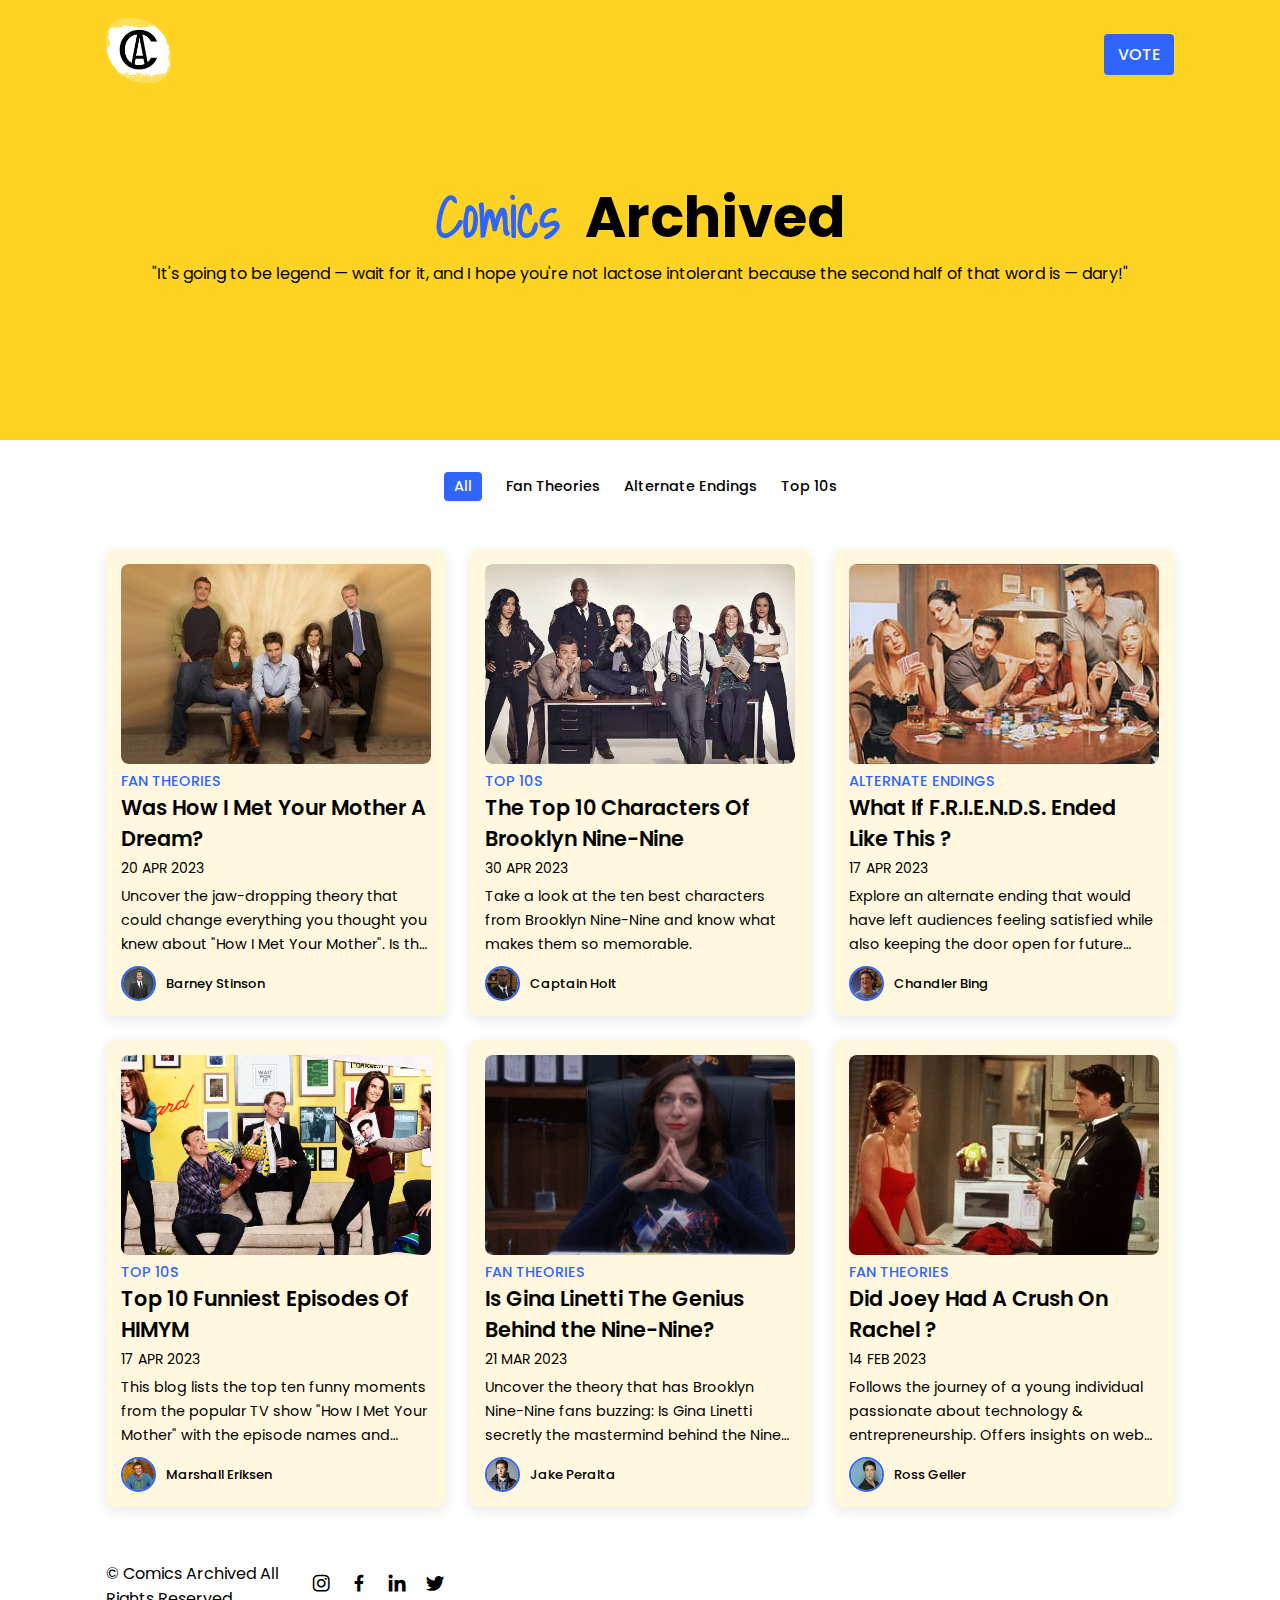
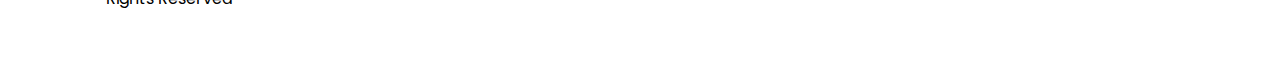
<file: index.html>
<!DOCTYPE html>
<html lang="en">
  <head>
    <meta charset="UTF-8" />
    <meta http-equiv="X-UA-Compatible" content="IE=edge" />
    <meta name="viewport" content="width=device-width, initial-scale=1.0" />
    <title>Comics Archived | Home</title>
    <!-- link to css -->
    <link rel="stylesheet" href="css/style.css" />
    <!-- box icons -->
    <link
      href="https://unpkg.com/boxicons@2.1.4/css/boxicons.min.css"
      rel="stylesheet"
    />
    <link rel="icon" type="image/x-icon" href="img/DIARIES (12).png" />
    <!-- Google tag (gtag.js) -->
<script async src="https://www.googletagmanager.com/gtag/js?id=G-MFC2BJT9WH"></script>
<script>
  window.dataLayer = window.dataLayer || [];
  function gtag(){dataLayer.push(arguments);}
  gtag('js', new Date());

  gtag('config', 'G-MFC2BJT9WH');
</script>
  </head>
  <body>
    <!-- header -->
    <header>
      <!-- Nav -->
      <div class="nav container">
        <!-- logo -->
        <a href="#" class="logo"><img src="img/DIARIES (12).png" alt="" /></a>
        <!-- login btn -->
        <a href="https://forms.gle/uiav29G5WgJN9iLm6" class="login">VOTE</a>
      </div>
    </header>
    <!-- home -->
    <section class="home" id="home">
      <div class="home-text container">
        <h2 class="home-title"><span>Comics </span>Archived</h2>
        <span class="home-subtitle"
          >"It's going to be legend — wait for it, and I hope you're not lactose intolerant because the second half of that word is — dary!"
        </span>
      </div>
    </section>
    <!-- post filter -->
    <div class="post-filter container">
      <span class="filter-item active-filter" data-filter="all">All</span>
      <span class="filter-item" data-filter="Theories">Fan Theories</span>
      <span class="filter-item" data-filter="AE">Alternate Endings</span>
      <span class="filter-item" data-filter="10">Top 10s</span>
      
    </div>
    <!-- post -->
    <section class="post container">
      <!--  post box 1-->
      <div class="post-box Theories">
        <a href="post-page.html">
          <img src="img/thumbbig-485316.webp" alt="" class="post-img"
        /></a>
        <h2 class=" category">Fan Theories</h2>
        <a href="post-page.html" class="post-title"
          > Was How I Met Your Mother A Dream?
        </a>
        <span class="post-date">20 APR 2023</span>
        <p class="post-description">
          Uncover the jaw-dropping theory that could change everything you thought you knew about "How I Met Your Mother". Is the entire show just a dream? Click here to find out!
        </p>
        <!-- profile -->
        <div class="profile">
          <img src="img/Rc0JG.webp" alt="" class="profile-img" />
          <span class="profile-name">Barney Stinson</span>
        </div>
      </div>
      <!--  post box 2-->
      <div class="post-box 10">
        <a href="b99.html">
          <img src="img/thumbbig-566191.webp" alt="" class="post-img"
        /></a>
        <h2 class="category">Top 10s</h2>
        <a href="b99.html" class="post-title"
          > The Top 10 Characters Of Brooklyn Nine-Nine
        </a>
        <span class="post-date">30 APR 2023</span>
        <p class="post-description">
          Take a look at the ten best characters from Brooklyn Nine-Nine and know what makes them so memorable.
        </p>
        <!-- profile -->
        <div class="profile">
          <img src="img/images.jpeg" alt="" class="profile-img" />
          <span class="profile-name">Captain Holt</span>
        </div>
      </div>
      <!--  post box 3-->
      <div class="post-box AE">
        <a href="A.E. Friends.html">
          <img src="img/HD-wallpaper-friends-tv-show-friends-tv-show-tv-shows-thumbnail.jpg" alt="" class="post-img"
        /></a>
        <h2 class="category">Alternate Endings</h2>
        <a href="A.E. Friends.html" class="post-title"
          > 
        
        </a>
        
        <a href="A.E. Friends.html" class="post-title"
          > What If F.R.I.E.N.D.S. Ended Like This ?
        </a>
        <span class="post-date">17 APR 2023</span>
        <p class="post-description">
          Explore an alternate ending that would have left audiences feeling satisfied while also keeping the door open for future reunions and adventures.
        </p>
        <!-- profile -->
        <div class="profile">
          <img src="img/download (3).jpeg" alt="" class="profile-img" />
          <span class="profile-name">Chandler Bing</span>
        </div>
      </div>
      <!--  post box 4-->
      <div class="post-box 10">
        <a href="funnyHIMYM.html">
          <img src="img/thumbbig-485340.webp" alt="" class="post-img"
        /></a>
        <h2 class="category">Top 10s</h2>
        <a href="funnyHIMYM.html" class="post-title"
          > Top 10 Funniest Episodes Of HIMYM
        </a>
        <span class="post-date">17 APR 2023</span>
        <p class="post-description">
          This blog lists the top ten funny moments from the popular TV show "How I Met Your Mother" with the episode names and numbers. The moments include classic scenes such as "The Pineapple Incident" and "Slapsgiving," as well as memorable musical numbers and running gags.
        </p>
        <!-- profile -->
        <div class="profile">
          <img src="img/download (8).jpeg" alt="" class="profile-img" />
          <span class="profile-name">Marshall Eriksen</span>
        </div>
      </div>
      <!--  post box 5-->
      <div class="post-box Theories">
        <a href="gina linetti.html">
          <img src="img/wp4270468.png" alt="" class="post-img"
        /></a>
        <h2 class="category"> Fan Theories</h2>
        <a href="gina linetti.html" class="post-title"
          >Is Gina Linetti The Genius Behind the Nine-Nine?
        </a>
        <span class="post-date">21 MAR 2023</span>
        <p class="post-description">
          Uncover the theory that has Brooklyn Nine-Nine fans buzzing: Is Gina Linetti secretly the mastermind behind the Nine-Nine? 
        </p>
        <!-- profile -->
        <div class="profile">
          <img src="img/download (5).jpeg" alt="" class="profile-img" />
          <span class="profile-name">Jake Peralta</span>
        </div>
      </div>
      <!--  post box 6-->
      <div class="post-box Theories">
        <a href="joey&rachel.html">
          <img src="img/Rachel-and-Joey-joey-and-rachel-753086_500_297.jpg" alt="" class="post-img"
        /></a>
        <h2 class="category">Fan Theories</h2>
        <a href="joey&rachel.html" class="post-title"
          > Did Joey Had A Crush On Rachel ?
        </a>
        <span class="post-date">14 FEB 2023</span>
        <p class="post-description">
          Follows the journey of a young individual passionate about technology & entrepreneurship. Offers insights on web development, his business and advice on balancing school and personal interests. 
        </p>
        <!-- profile -->
        <div class="profile">
          <img src="img/download (7).jpeg" alt="" class="profile-img" />
          <span class="profile-name">Ross Geller</span>
        </div>
      </div>
     
    <!-- footer -->
    <div class="footer container">
      <p>&#169; Comics Archived All Rights Reserved</p>
      <div class="social">
        <a href="https://www.instagram.com/adhiraj4real/" target="_blank"><i class="bx bxl-instagram"></i></a>
        <a href="https://www.facebook.com/adhiraj.tiwari.169" target="_blank"><i class="bx bxl-facebook"></i></a>
        <a href="https://www.linkedin.com/in/adhiraj4real/" target="_blank"><i class="bx bxl-linkedin"></i></a>
        <a href="https://twitter.com/adhiraj_xyz" target="_blank"><i class="bx bxl-twitter"></i></a>
      </div>
    </div>
    <!-- jquery -->
    <script
      src="https://code.jquery.com/jquery-3.6.4.js"
      integrity="sha256-a9jBBRygX1Bh5lt8GZjXDzyOB+bWve9EiO7tROUtj/E="
      crossorigin="anonymous"
    ></script>
    <!-- link to js -->
    <script src="js/main.js"></script>
  </body>
</html>
</file>
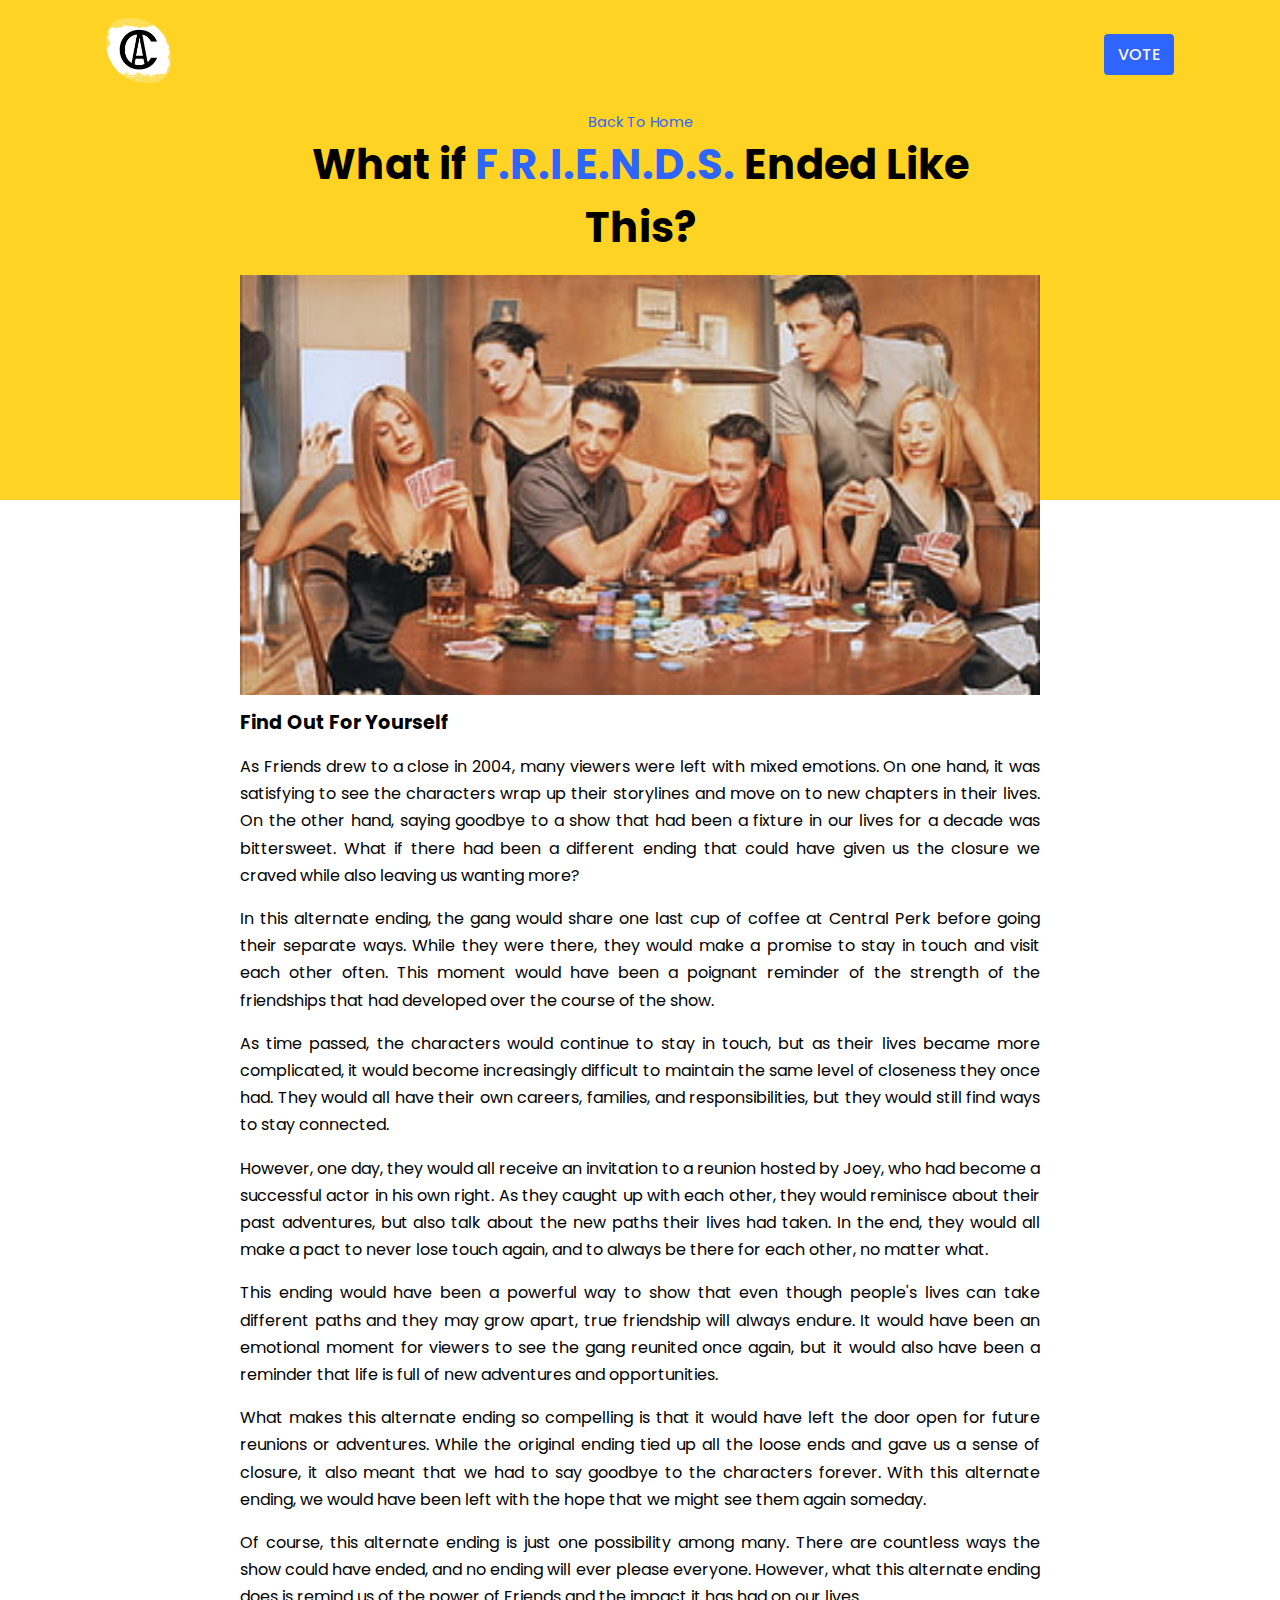
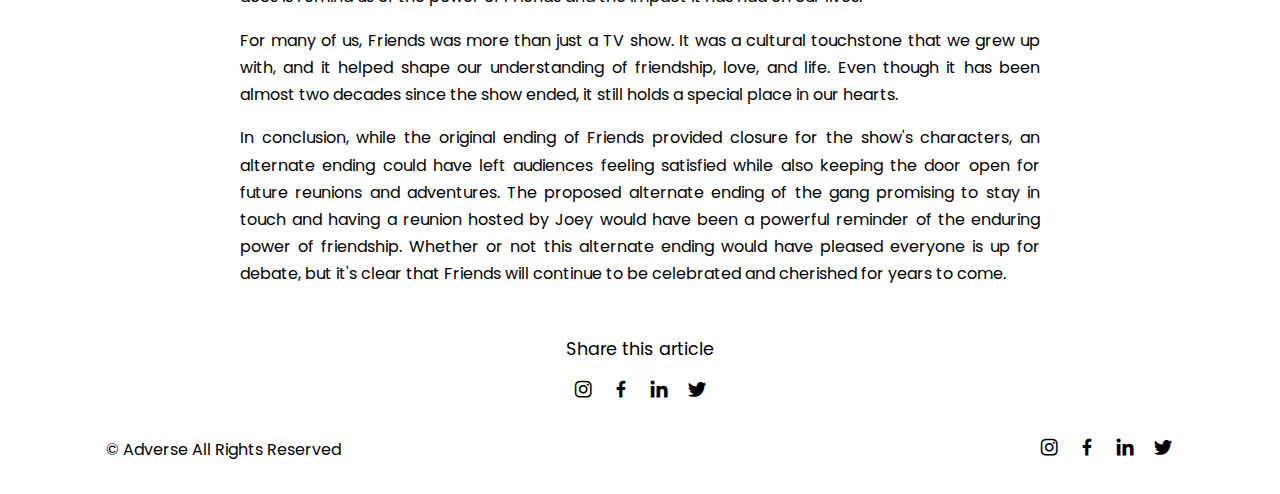
<file: A.E. Friends.html>
<!DOCTYPE html>
<html lang="en">
  <head>
    <meta charset="UTF-8" />
    <meta http-equiv="X-UA-Compatible" content="IE=edge" />
    <meta name="viewport" content="width=device-width, initial-scale=1.0" />
    <title> Comics Archived | F.R.I.E.N.D.S</title>
    <!-- link to css -->
    <link rel="stylesheet" href="css/style.css" />
    <!-- box icons -->
    <link
      href="https://unpkg.com/boxicons@2.1.4/css/boxicons.min.css"
      rel="stylesheet"
    />
    <link rel="icon" type="image/x-icon" href="img/DIARIES (12).png" />
    <!-- Google tag (gtag.js) -->
<script async src="https://www.googletagmanager.com/gtag/js?id=G-MFC2BJT9WH"></script>
<script>
  window.dataLayer = window.dataLayer || [];
  function gtag(){dataLayer.push(arguments);}
  gtag('js', new Date());

  gtag('config', 'G-MFC2BJT9WH');
</script>
  </head>
  <body>
    <!-- header -->
    <header>
      <!-- Nav -->
      <div class="nav container">
        <!-- logo -->
        <a href="index.html" class="logo"
          ><img src="img/DIARIES (12).png" alt="" srcset=""
        /></a>
        <!-- login btn -->
        <a href="https://forms.gle/uiav29G5WgJN9iLm6" class="login">VOTE</a>
      </div>
    </header>
    <!-- post content-->
    <section class="post-header">
      <div class="header-content post-container">
        <!-- back to home -->
        <a href="index.html" class="back-home">Back To Home</a>
        <!-- title -->
        <h1 class="header-title">What if <span> F.R.I.E.N.D.S.</span> Ended Like This?</h1>
        <!-- post image -->
        <img
          class="header-img"
          src="img/HD-wallpaper-friends-tv-show-friends-tv-show-tv-shows-thumbnail.jpg"
          alt=""
        />
      </div>
    </section>

    <!-- post -->
    <section class="post-content post-container">
      <h2 class="sub-heading">Find Out For Yourself</h2>
      <p class="post-text">
        As Friends drew to a close in 2004, many viewers were left with mixed emotions. On one hand, it was satisfying to see the characters wrap up their storylines and move on to new chapters in their lives. On the other hand, saying goodbye to a show that had been a fixture in our lives for a decade was bittersweet. What if there had been a different ending that could have given us the closure we craved while also leaving us wanting more?


      </p>
      <p class="post-text">
        In this alternate ending, the gang would share one last cup of coffee at Central Perk before going their separate ways. While they were there, they would make a promise to stay in touch and visit each other often. This moment would have been a poignant reminder of the strength of the friendships that had developed over the course of the show.
       
      </p>
      <p class="post-text">
        As time passed, the characters would continue to stay in touch, but as their lives became more complicated, it would become increasingly difficult to maintain the same level of closeness they once had. They would all have their own careers, families, and responsibilities, but they would still find ways to stay connected.
      </p>
      <p class="post-text">
        However, one day, they would all receive an invitation to a reunion hosted by Joey, who had become a successful actor in his own right. As they caught up with each other, they would reminisce about their past adventures, but also talk about the new paths their lives had taken. In the end, they would all make a pact to never lose touch again, and to always be there for each other, no matter what.
      </p>

      <p class="post-text">
        This ending would have been a powerful way to show that even though people's lives can take different paths and they may grow apart, true friendship will always endure. It would have been an emotional moment for viewers to see the gang reunited once again, but it would also have been a reminder that life is full of new adventures and opportunities.
      </p>
      <p class="post-text">
       What makes this alternate ending so compelling is that it would have left the door open for future reunions or adventures. While the original ending tied up all the loose ends and gave us a sense of closure, it also meant that we had to say goodbye to the characters forever. With this alternate ending, we would have been left with the hope that we might see them again someday.
      </p>
      <p class="post-text">
        Of course, this alternate ending is just one possibility among many. There are countless ways the show could have ended, and no ending will ever please everyone. However, what this alternate ending does is remind us of the power of Friends and the impact it has had on our lives.
      </p>
      <p class="post-text">
        For many of us, Friends was more than just a TV show. It was a cultural touchstone that we grew up with, and it helped shape our understanding of friendship, love, and life. Even though it has been almost two decades since the show ended, it still holds a special place in our hearts.
      </p>
      <p class="post-text">
        In conclusion, while the original ending of Friends provided closure for the show's characters, an alternate ending could have left audiences feeling satisfied while also keeping the door open for future reunions and adventures. The proposed alternate ending of the gang promising to stay in touch and having a reunion hosted by Joey would have been a powerful reminder of the enduring power of friendship. Whether or not this alternate ending would have pleased everyone is up for debate, but it's clear that Friends will continue to be celebrated and cherished for years to come.
      </p>
    </section>
    <!-- share -->
    <div class="share post-container">
      <span class="share-title">Share this article</span>
      <div class="social">
        <a href="#"><i class="bx bxl-instagram"></i></a>
        <a href="#"><i class="bx bxl-facebook"></i></a>
        <a href="#"><i class="bx bxl-linkedin"></i></a>
        <a href="#"><i class="bx bxl-twitter"></i></a>
      </div>
    </div>
    <!-- footer -->
    <div class="footer container">
      <p>&#169; Adverse All Rights Reserved</p>
      <div class="social">
        <a href="#"><i class="bx bxl-instagram"></i></a>
        <a href="#"><i class="bx bxl-facebook"></i></a>
        <a href="#"><i class="bx bxl-linkedin"></i></a>
        <a href="#"><i class="bx bxl-twitter"></i></a>
      </div>
    </div>
    <!-- jquery -->
    <script
      src="https://code.jquery.com/jquery-3.6.4.js"
      integrity="sha256-a9jBBRygX1Bh5lt8GZjXDzyOB+bWve9EiO7tROUtj/E="
      crossorigin="anonymous"
    ></script>
    <!-- link to js -->
    <script src="js/main.js"></script>
  </body>
</html>
</file>
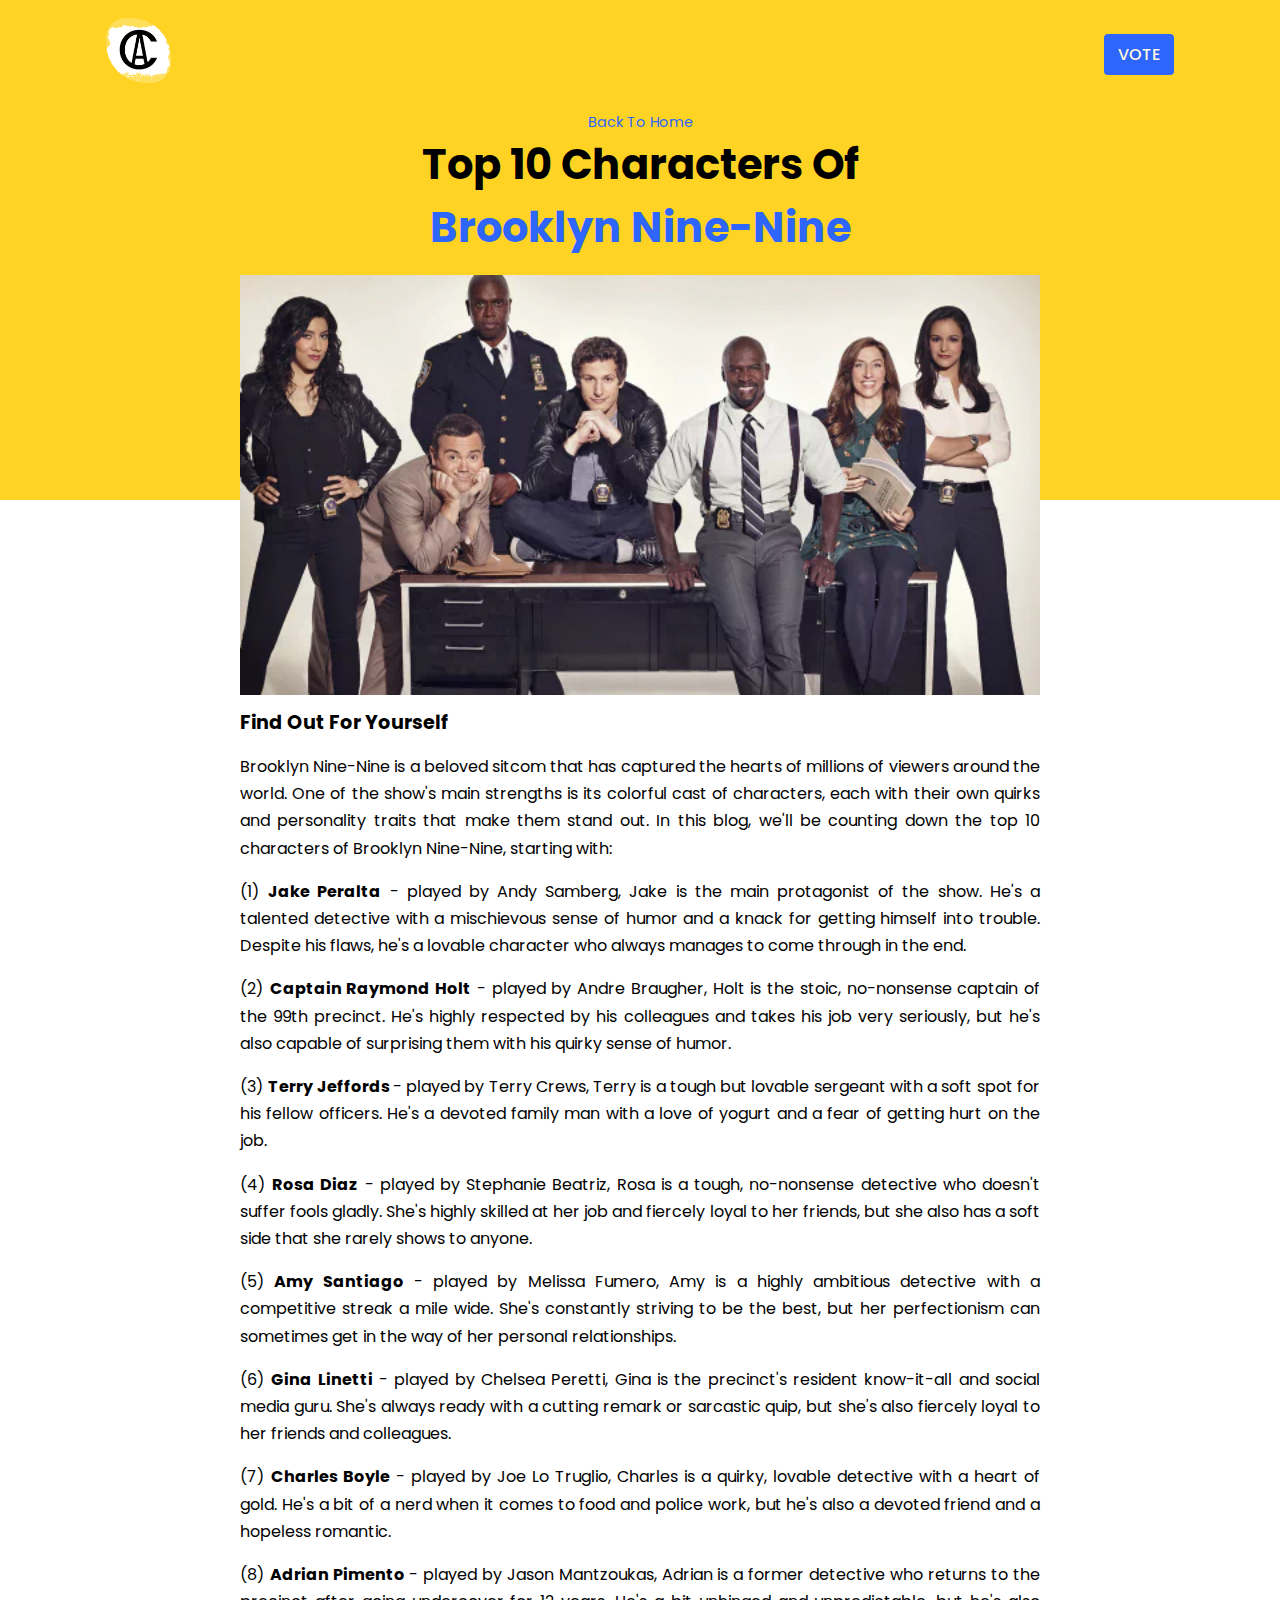
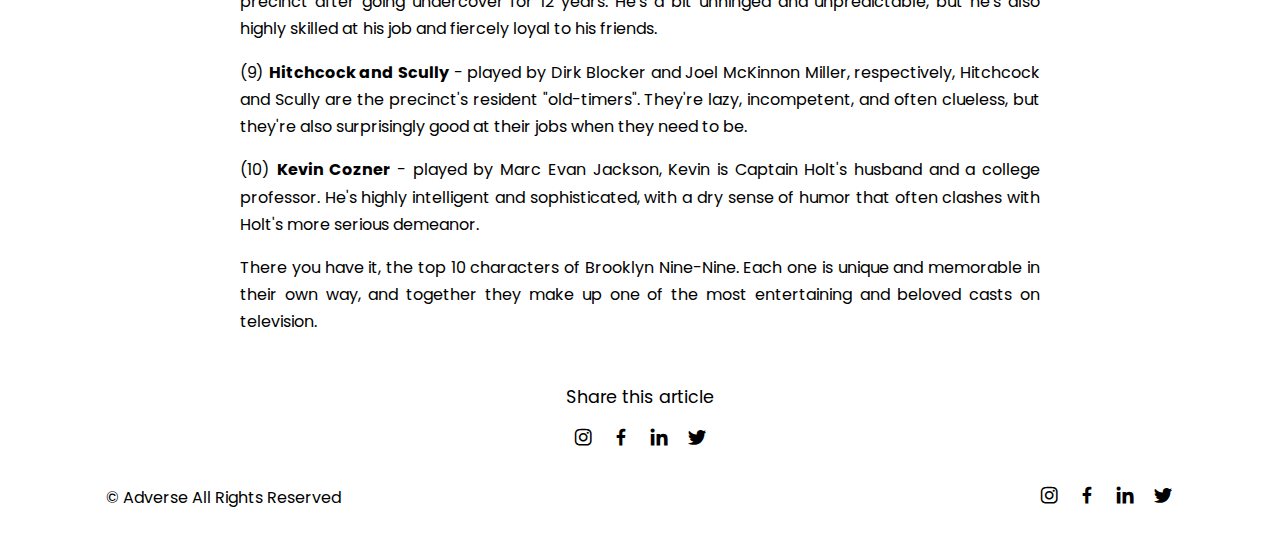
<file: b99.html>
<!DOCTYPE html>
<html lang="en">
  <head>
    <meta charset="UTF-8" />
    <meta http-equiv="X-UA-Compatible" content="IE=edge" />
    <meta name="viewport" content="width=device-width, initial-scale=1.0" />
    <title> Comics Archived | Brooklyn Nine-Nine</title>
    <!-- link to css -->
    <link rel="stylesheet" href="css/style.css" />
    <!-- box icons -->
    <link
      href="https://unpkg.com/boxicons@2.1.4/css/boxicons.min.css"
      rel="stylesheet"
    />
    <link rel="icon" type="image/x-icon" href="img/DIARIES (12).png" />
    <!-- Google tag (gtag.js) -->
<script async src="https://www.googletagmanager.com/gtag/js?id=G-MFC2BJT9WH"></script>
<script>
  window.dataLayer = window.dataLayer || [];
  function gtag(){dataLayer.push(arguments);}
  gtag('js', new Date());

  gtag('config', 'G-MFC2BJT9WH');
</script>
  </head>
  <body>
    <!-- header -->
    <header>
      <!-- Nav -->
      <div class="nav container">
        <!-- logo -->
        <a href="index.html" class="logo"
          ><img src="img/DIARIES (12).png" alt="" srcset=""
        /></a>
        <!-- login btn -->
        <a href="https://forms.gle/uiav29G5WgJN9iLm6" class="login">VOTE</a>
      </div>
    </header>
    <!-- post content-->
    <section class="post-header">
      <div class="header-content post-container">
        <!-- back to home -->
        <a href="index.html" class="back-home">Back To Home</a>
        <!-- title -->
        <h1 class="header-title">Top 10 Characters Of <br> <span>Brooklyn Nine-Nine</span></h1>
        <!-- post image -->
        <img
          class="header-img"
          src="img/thumbbig-566191.webp"
          alt=""
        />
      </div>
    </section>

    <!-- post -->
    <section class="post-content post-container">
      <h2 class="sub-heading">Find Out For Yourself</h2>
      <p class="post-text">
        Brooklyn Nine-Nine is a beloved sitcom that has captured the hearts of millions of viewers around the world. One of the show's main strengths is its colorful cast of characters, each with their own quirks and personality traits that make them stand out. In this blog, we'll be counting down the top 10 characters of Brooklyn Nine-Nine, starting with:
      </p>
      <p class="post-text">
       (1) <b> Jake Peralta</b> - played by Andy Samberg, Jake is the main protagonist of the show. He's a talented detective with a mischievous sense of humor and a knack for getting himself into trouble. Despite his flaws, he's a lovable character who always manages to come through in the end.
      </p>
      <p class="post-text">
        (2) <b>Captain Raymond Holt</b> - played by Andre Braugher, Holt is the stoic, no-nonsense captain of the 99th precinct. He's highly respected by his colleagues and takes his job very seriously, but he's also capable of surprising them with his quirky sense of humor.
      </p>
      <p class="post-text">
        (3) <b>
          Terry Jeffords
        </b> - played by Terry Crews, Terry is a tough but lovable sergeant with a soft spot for his fellow officers. He's a devoted family man with a love of yogurt and a fear of getting hurt on the job.
      </p>

      <p class="post-text">
       (4) <b>Rosa Diaz</b> - played by Stephanie Beatriz, Rosa is a tough, no-nonsense detective who doesn't suffer fools gladly. She's highly skilled at her job and fiercely loyal to her friends, but she also has a soft side that she rarely shows to anyone.
      </p>
      <p class="post-text">
       (5)<b> Amy Santiago</b> - played by Melissa Fumero, Amy is a highly ambitious detective with a competitive streak a mile wide. She's constantly striving to be the best, but her perfectionism can sometimes get in the way of her personal relationships.
      </p>
      <p class="post-text">
       (6) <b>Gina Linetti</b> - played by Chelsea Peretti, Gina is the precinct's resident know-it-all and social media guru. She's always ready with a cutting remark or sarcastic quip, but she's also fiercely loyal to her friends and colleagues.
      </p>
      <p class="post-text">
       (7) <b>Charles Boyle</b> - played by Joe Lo Truglio, Charles is a quirky, lovable detective with a heart of gold. He's a bit of a nerd when it comes to food and police work, but he's also a devoted friend and a hopeless romantic.
      </p>
      <p class="post-text">
       (8) <b>Adrian Pimento </b> - played by Jason Mantzoukas, Adrian is a former detective who returns to the precinct after going undercover for 12 years. He's a bit unhinged and unpredictable, but he's also highly skilled at his job and fiercely loyal to his friends.
      </p>
      <p class="post-text">
       (9) <b>Hitchcock and Scully</b> - played by Dirk Blocker and Joel McKinnon Miller, respectively, Hitchcock and Scully are the precinct's resident "old-timers". They're lazy, incompetent, and often clueless, but they're also surprisingly good at their jobs when they need to be.
      </p>
      <p class="post-text">
       (10) <b>Kevin Cozner</b> - played by Marc Evan Jackson, Kevin is Captain Holt's husband and a college professor. He's highly intelligent and sophisticated, with a dry sense of humor that often clashes with Holt's more serious demeanor.
      </p>
      <p class="post-text">
        There you have it, the top 10 characters of Brooklyn Nine-Nine. Each one is unique and memorable in their own way, and together they make up one of the most entertaining and beloved casts on television.
      </p>
    </section>
    <!-- share -->
    <div class="share post-container">
      <span class="share-title">Share this article</span>
      <div class="social">
        <a href="#"><i class="bx bxl-instagram"></i></a>
        <a href="#"><i class="bx bxl-facebook"></i></a>
        <a href="#"><i class="bx bxl-linkedin"></i></a>
        <a href="#"><i class="bx bxl-twitter"></i></a>
      </div>
    </div>
    <!-- footer -->
    <div class="footer container">
      <p>&#169; Adverse All Rights Reserved</p>
      <div class="social">
        <a href="#"><i class="bx bxl-instagram"></i></a>
        <a href="#"><i class="bx bxl-facebook"></i></a>
        <a href="#"><i class="bx bxl-linkedin"></i></a>
        <a href="#"><i class="bx bxl-twitter"></i></a>
      </div>
    </div>
    <!-- jquery -->
    <script
      src="https://code.jquery.com/jquery-3.6.4.js"
      integrity="sha256-a9jBBRygX1Bh5lt8GZjXDzyOB+bWve9EiO7tROUtj/E="
      crossorigin="anonymous"
    ></script>
    <!-- link to js -->
    <script src="js/main.js"></script>
  </body>
</html>
</file>
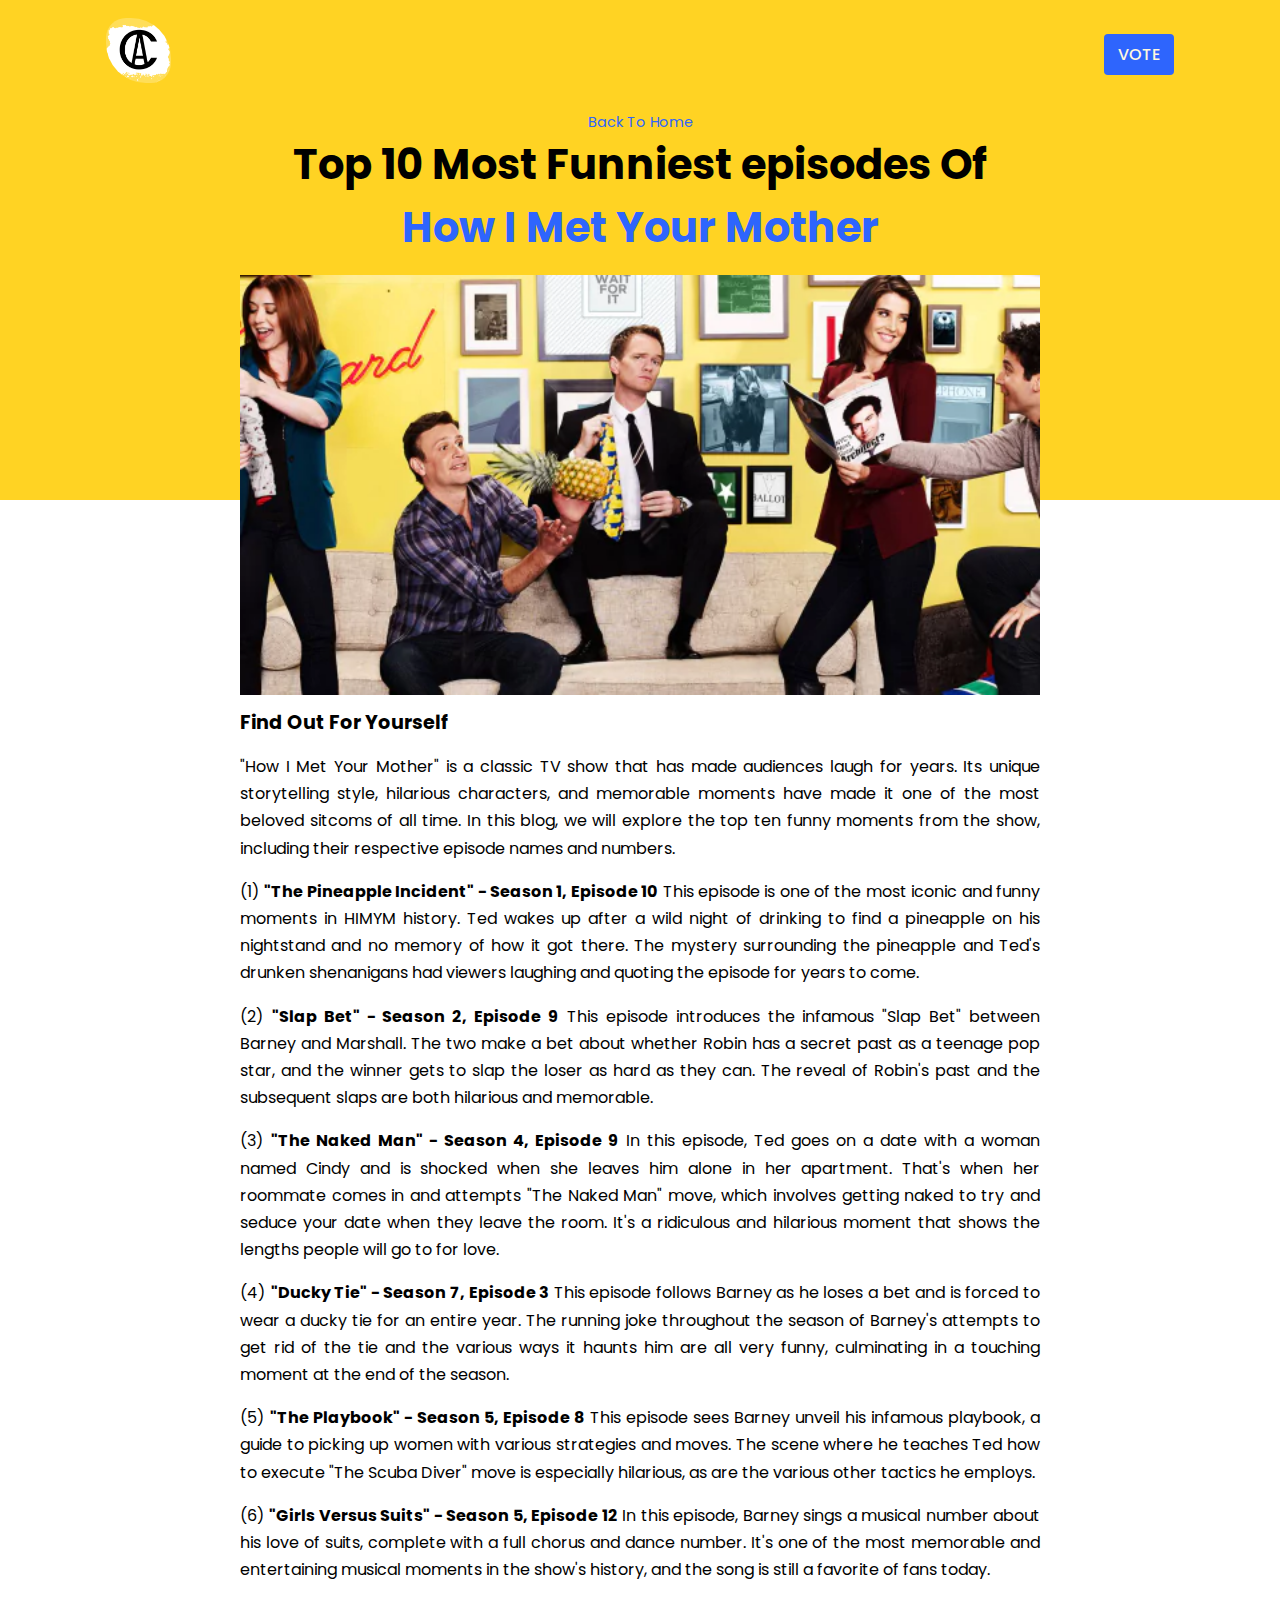
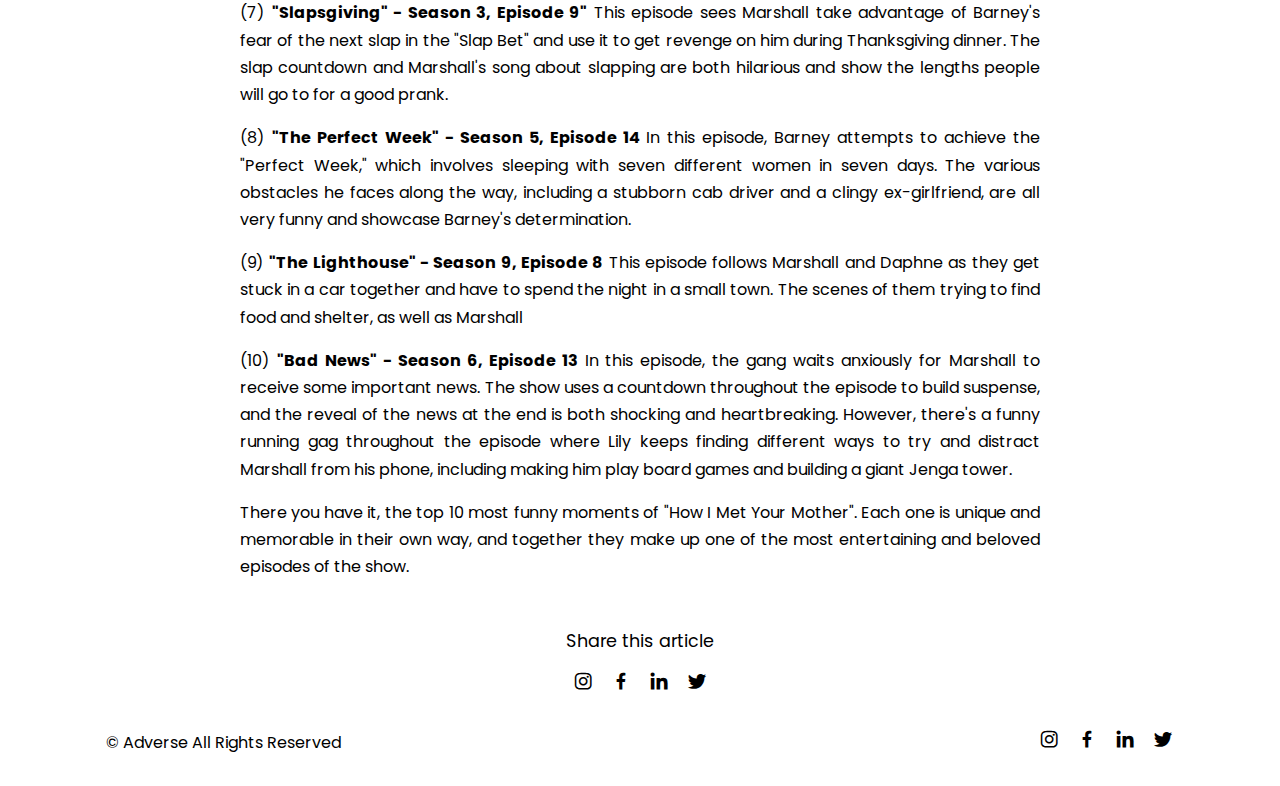
<file: funnyHIMYM.html>
<!DOCTYPE html>
<html lang="en">
  <head>
    <meta charset="UTF-8" />
    <meta http-equiv="X-UA-Compatible" content="IE=edge" />
    <meta name="viewport" content="width=device-width, initial-scale=1.0" />
    <title>Comics Archived | Funny Moments In HIMYM</title>
    <!-- link to css -->
    <link rel="stylesheet" href="css/style.css" />
    <!-- box icons -->
    <link
      href="https://unpkg.com/boxicons@2.1.4/css/boxicons.min.css"
      rel="stylesheet"
    />
    <link rel="icon" type="image/x-icon" href="img/DIARIES (12).png" />
    <!-- Google tag (gtag.js) -->
<script async src="https://www.googletagmanager.com/gtag/js?id=G-MFC2BJT9WH"></script>
<script>
  window.dataLayer = window.dataLayer || [];
  function gtag(){dataLayer.push(arguments);}
  gtag('js', new Date());

  gtag('config', 'G-MFC2BJT9WH');
</script>
  </head>
  <body>
    <!-- header -->
    <header>
      <!-- Nav -->
      <div class="nav container">
        <!-- logo -->
        <a href="index.html" class="logo"
          ><img src="img/DIARIES (12).png" alt="" srcset=""
        /></a>
        <!-- login btn -->
        <a href="https://forms.gle/uiav29G5WgJN9iLm6" class="login">VOTE</a>
      </div>
    </header>
    <!-- post content-->
    <section class="post-header">
      <div class="header-content post-container">
        <!-- back to home -->
        <a href="index.html" class="back-home">Back To Home</a>
        <!-- title -->
        <h1 class="header-title">
          Top 10 Most Funniest episodes Of <br /><span>How I Met Your Mother</span>
          
        </h1>
        <!-- post image -->
        <img class="header-img" src="img/thumbbig-485340.webp" alt="" />
      </div>
    </section>

    <!-- post -->
    <section class="post-content post-container">
      <h2 class="sub-heading">Find Out For Yourself</h2>
      <p class="post-text">
        "How I Met Your Mother" is a classic TV show that has made audiences
        laugh for years. Its unique storytelling style, hilarious characters,
        and memorable moments have made it one of the most beloved sitcoms of
        all time. In this blog, we will explore the top ten funny moments from
        the show, including their respective episode names and numbers.
      </p>
      <p class="post-text">
        (1) <b>"The Pineapple Incident" - Season 1, Episode 10</b>
        This episode is one of the most iconic and funny moments in HIMYM
        history. Ted wakes up after a wild night of drinking to find a pineapple
        on his nightstand and no memory of how it got there. The mystery
        surrounding the pineapple and Ted's drunken shenanigans had viewers
        laughing and quoting the episode for years to come.
      </p>
      <p class="post-text">
        (2) <b>"Slap Bet" - Season 2, Episode 9</b>
        This episode introduces the infamous "Slap Bet" between Barney and
        Marshall. The two make a bet about whether Robin has a secret past as a
        teenage pop star, and the winner gets to slap the loser as hard as they
        can. The reveal of Robin's past and the subsequent slaps are both
        hilarious and memorable.
      </p>
      <p class="post-text">
        (3) <b>"The Naked Man" - Season 4, Episode 9</b>
        In this episode, Ted goes on a date with a woman named Cindy and is
        shocked when she leaves him alone in her apartment. That's when her
        roommate comes in and attempts "The Naked Man" move, which involves
        getting naked to try and seduce your date when they leave the room. It's
        a ridiculous and hilarious moment that shows the lengths people will go
        to for love.
      </p>

      <p class="post-text">
        (4) <b>"Ducky Tie" - Season 7, Episode 3</b>
        This episode follows Barney as he loses a bet and is forced to wear a
        ducky tie for an entire year. The running joke throughout the season of
        Barney's attempts to get rid of the tie and the various ways it haunts
        him are all very funny, culminating in a touching moment at the end of
        the season.
      </p>
      <p class="post-text">
        (5) <b>"The Playbook" - Season 5, Episode 8</b>
        This episode sees Barney unveil his infamous playbook, a guide to
        picking up women with various strategies and moves. The scene where he
        teaches Ted how to execute "The Scuba Diver" move is especially
        hilarious, as are the various other tactics he employs.
      </p>
      <p class="post-text">
        (6) <b>"Girls Versus Suits" - Season 5, Episode 12</b>
        In this episode, Barney sings a musical number about his love of suits,
        complete with a full chorus and dance number. It's one of the most
        memorable and entertaining musical moments in the show's history, and
        the song is still a favorite of fans today.
      </p>
      <p class="post-text">
        (7) <b>"Slapsgiving" - Season 3, Episode 9"</b>
        This episode sees Marshall take advantage of Barney's fear of the next
        slap in the "Slap Bet" and use it to get revenge on him during
        Thanksgiving dinner. The slap countdown and Marshall's song about
        slapping are both hilarious and show the lengths people will go to for a
        good prank.
      </p>
      <p class="post-text">
        (8) <b>"The Perfect Week" - Season 5, Episode 14</b>
        In this episode, Barney attempts to achieve the "Perfect Week," which
        involves sleeping with seven different women in seven days. The various
        obstacles he faces along the way, including a stubborn cab driver and a
        clingy ex-girlfriend, are all very funny and showcase Barney's
        determination.
      </p>
      <p class="post-text">
        (9) <b>"The Lighthouse" - Season 9, Episode 8</b>
        This episode follows Marshall and Daphne as they get stuck in a car
        together and have to spend the night in a small town. The scenes of them
        trying to find food and shelter, as well as Marshall
      </p>
      <p class="post-text">
        (10) <b>"Bad News" - Season 6, Episode 13</b>
        In this episode, the gang waits anxiously for Marshall to receive some important news. The show uses a countdown throughout the episode to build suspense, and the reveal of the news at the end is both shocking and heartbreaking. However, there's a funny running gag throughout the episode where Lily keeps finding different ways to try and distract Marshall from his phone, including making him play board games and building a giant Jenga tower.
      </p>

      <p class="post-text">
        There you have it, the top 10 most funny moments of "How I Met Your
        Mother". Each one is unique and memorable in their own way, and together
        they make up one of the most entertaining and beloved episodes of the
        show.
      </p>
    </section>
    <!-- share -->
    <div class="share post-container">
      <span class="share-title">Share this article</span>
      <div class="social">
        <a href="#"><i class="bx bxl-instagram"></i></a>
        <a href="#"><i class="bx bxl-facebook"></i></a>
        <a href="#"><i class="bx bxl-linkedin"></i></a>
        <a href="#"><i class="bx bxl-twitter"></i></a>
      </div>
    </div>
    <!-- footer -->
    <div class="footer container">
      <p>&#169; Adverse All Rights Reserved</p>
      <div class="social">
        <a href="#"><i class="bx bxl-instagram"></i></a>
        <a href="#"><i class="bx bxl-facebook"></i></a>
        <a href="#"><i class="bx bxl-linkedin"></i></a>
        <a href="#"><i class="bx bxl-twitter"></i></a>
      </div>
    </div>
    <!-- jquery -->
    <script
      src="https://code.jquery.com/jquery-3.6.4.js"
      integrity="sha256-a9jBBRygX1Bh5lt8GZjXDzyOB+bWve9EiO7tROUtj/E="
      crossorigin="anonymous"
    ></script>
    <!-- link to js -->
    <script src="js/main.js"></script>
  </body>
</html>
</file>
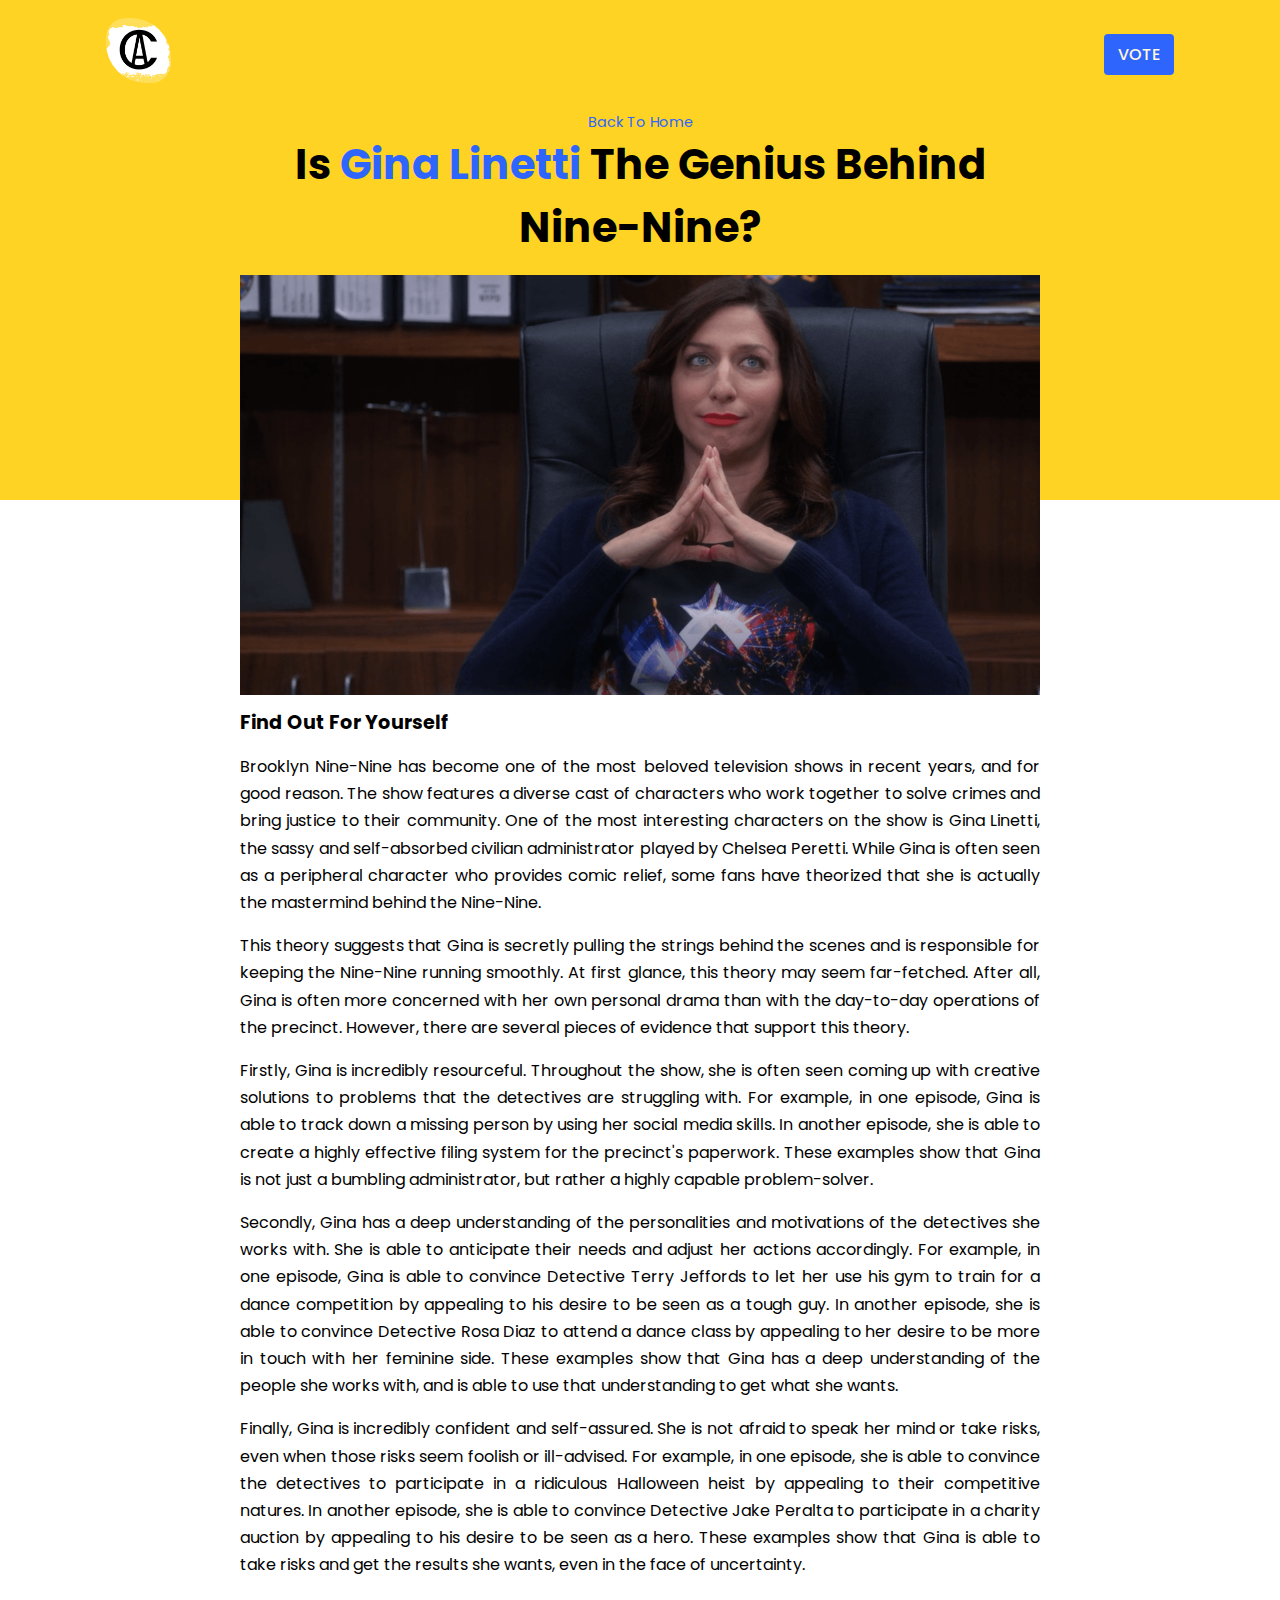
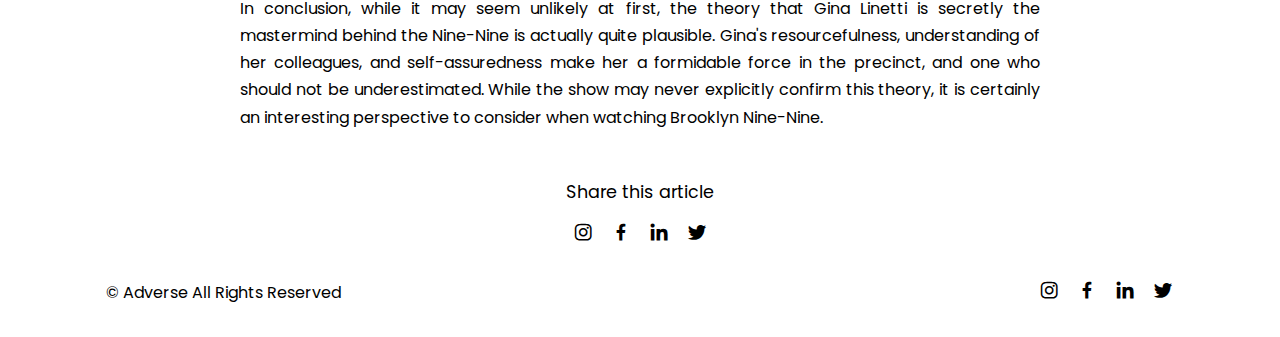
<file: gina linetti.html>
<!DOCTYPE html>
<html lang="en">
  <head>
    <meta charset="UTF-8" />
    <meta http-equiv="X-UA-Compatible" content="IE=edge" />
    <meta name="viewport" content="width=device-width, initial-scale=1.0" />
    <title> Comics Archived | Mastermind behind Nine-Nine</title>
    <!-- link to css -->
    <link rel="stylesheet" href="css/style.css" />
    <!-- box icons -->
    <link
      href="https://unpkg.com/boxicons@2.1.4/css/boxicons.min.css"
      rel="stylesheet"
    />
    <link rel="icon" type="image/x-icon" href="img/DIARIES (12).png" />
    <!-- Google tag (gtag.js) -->
<script async src="https://www.googletagmanager.com/gtag/js?id=G-MFC2BJT9WH"></script>
<script>
  window.dataLayer = window.dataLayer || [];
  function gtag(){dataLayer.push(arguments);}
  gtag('js', new Date());

  gtag('config', 'G-MFC2BJT9WH');
</script>
  </head>
  <body>
    <!-- header -->
    <header>
      <!-- Nav -->
      <div class="nav container">
        <!-- logo -->
        <a href="index.html" class="logo"
          ><img src="img/DIARIES (12).png" alt="" srcset=""
        /></a>
        <!-- login btn -->
        <a href="https://forms.gle/uiav29G5WgJN9iLm6" class="login">VOTE</a>
      </div>
    </header>
    <!-- post content-->
    <section class="post-header">
      <div class="header-content post-container">
        <!-- back to home -->
        <a href="index.html" class="back-home">Back To Home</a>
        <!-- title -->
        <h1 class="header-title">Is <span>Gina Linetti </span>The Genius Behind Nine-Nine? </h1>
        <!-- post image -->
        <img
          class="header-img"
          src="img/wp4270468.png"
          alt=""
        />
      </div>
    </section>

    <!-- post -->
    <section class="post-content post-container">
      <h2 class="sub-heading">Find Out For Yourself</h2>
      <p class="post-text">
        Brooklyn Nine-Nine has become one of the most beloved television shows in recent years, and for good reason. The show features a diverse cast of characters who work together to solve crimes and bring justice to their community. One of the most interesting characters on the show is Gina Linetti, the sassy and self-absorbed civilian administrator played by Chelsea Peretti. While Gina is often seen as a peripheral character who provides comic relief, some fans have theorized that she is actually the mastermind behind the Nine-Nine.
      </p>
      <p class="post-text">
        This theory suggests that Gina is secretly pulling the strings behind the scenes and is responsible for keeping the Nine-Nine running smoothly. At first glance, this theory may seem far-fetched. After all, Gina is often more concerned with her own personal drama than with the day-to-day operations of the precinct. However, there are several pieces of evidence that support this theory.
      </p>
      <p class="post-text">
        Firstly, Gina is incredibly resourceful. Throughout the show, she is often seen coming up with creative solutions to problems that the detectives are struggling with. For example, in one episode, Gina is able to track down a missing person by using her social media skills. In another episode, she is able to create a highly effective filing system for the precinct's paperwork. These examples show that Gina is not just a bumbling administrator, but rather a highly capable problem-solver.
      </p>
      <p class="post-text">
        Secondly, Gina has a deep understanding of the personalities and motivations of the detectives she works with. She is able to anticipate their needs and adjust her actions accordingly. For example, in one episode, Gina is able to convince Detective Terry Jeffords to let her use his gym to train for a dance competition by appealing to his desire to be seen as a tough guy. In another episode, she is able to convince Detective Rosa Diaz to attend a dance class by appealing to her desire to be more in touch with her feminine side. These examples show that Gina has a deep understanding of the people she works with, and is able to use that understanding to get what she wants.
      </p>

      <p class="post-text">
        Finally, Gina is incredibly confident and self-assured. She is not afraid to speak her mind or take risks, even when those risks seem foolish or ill-advised. For example, in one episode, she is able to convince the detectives to participate in a ridiculous Halloween heist by appealing to their competitive natures. In another episode, she is able to convince Detective Jake Peralta to participate in a charity auction by appealing to his desire to be seen as a hero. These examples show that Gina is able to take risks and get the results she wants, even in the face of uncertainty.
      </p>
      <p class="post-text">
        In conclusion, while it may seem unlikely at first, the theory that Gina Linetti is secretly the mastermind behind the Nine-Nine is actually quite plausible. Gina's resourcefulness, understanding of her colleagues, and self-assuredness make her a formidable force in the precinct, and one who should not be underestimated. While the show may never explicitly confirm this theory, it is certainly an interesting perspective to consider when watching Brooklyn Nine-Nine.
      </p>
    </section>
    <!-- share -->
    <div class="share post-container">
      <span class="share-title">Share this article</span>
      <div class="social">
        <a href="#"><i class="bx bxl-instagram"></i></a>
        <a href="#"><i class="bx bxl-facebook"></i></a>
        <a href="#"><i class="bx bxl-linkedin"></i></a>
        <a href="#"><i class="bx bxl-twitter"></i></a>
      </div>
    </div>
    <!-- footer -->
    <div class="footer container">
      <p>&#169; Adverse All Rights Reserved</p>
      <div class="social">
        <a href="#"><i class="bx bxl-instagram"></i></a>
        <a href="#"><i class="bx bxl-facebook"></i></a>
        <a href="#"><i class="bx bxl-linkedin"></i></a>
        <a href="#"><i class="bx bxl-twitter"></i></a>
      </div>
    </div>
    <!-- jquery -->
    <script
      src="https://code.jquery.com/jquery-3.6.4.js"
      integrity="sha256-a9jBBRygX1Bh5lt8GZjXDzyOB+bWve9EiO7tROUtj/E="
      crossorigin="anonymous"
    ></script>
    <!-- link to js -->
    <script src="js/main.js"></script>
  </body>
</html>
</file>
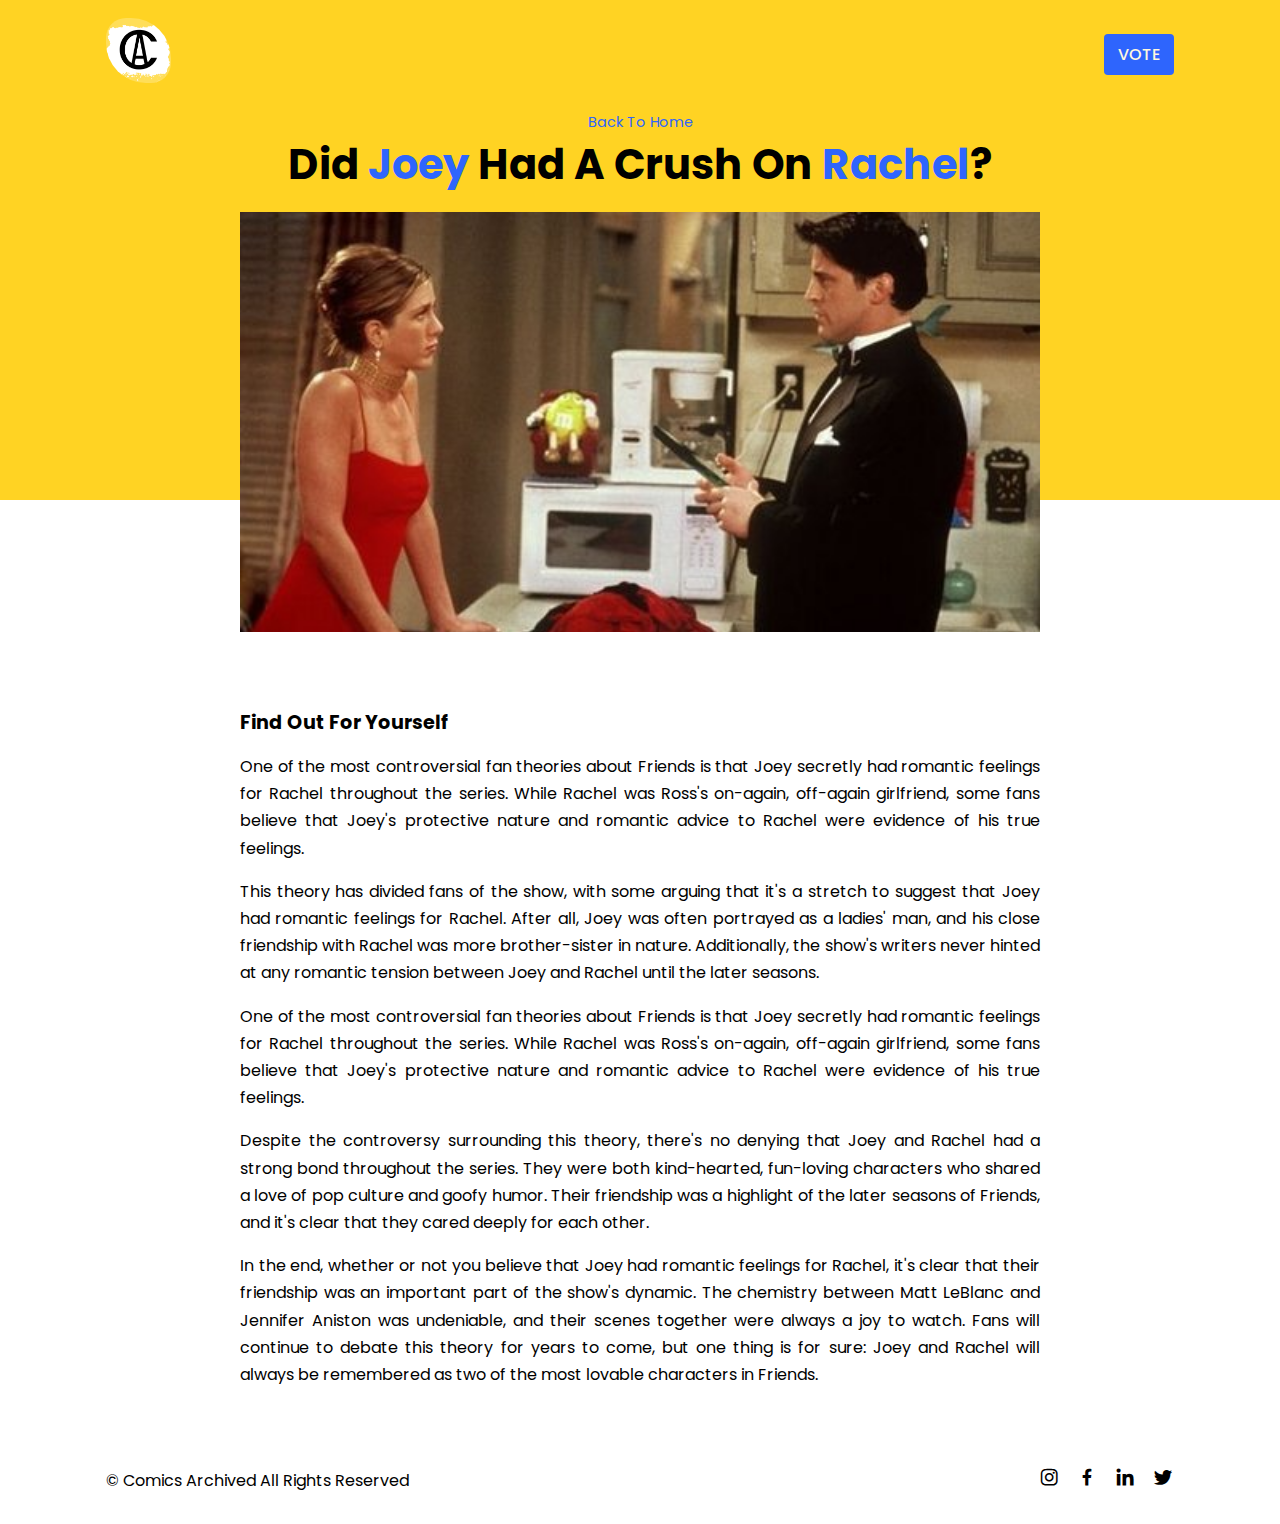
<file: joey&rachel.html>
<!DOCTYPE html>
<html lang="en">
  <head>
    <meta charset="UTF-8" />
    <meta http-equiv="X-UA-Compatible" content="IE=edge" />
    <meta name="viewport" content="width=device-width, initial-scale=1.0" />
    <title> Comics Archived | Joey And Rachel</title>
    <!-- link to css -->
    <link rel="stylesheet" href="css/style.css" />
    <!-- box icons -->
    <link
      href="https://unpkg.com/boxicons@2.1.4/css/boxicons.min.css"
      rel="stylesheet"
    />
    <link rel="icon" type="image/x-icon" href="img/DIARIES (12).png" />
    <!-- Google tag (gtag.js) -->
<script async src="https://www.googletagmanager.com/gtag/js?id=G-MFC2BJT9WH"></script>
<script>
  window.dataLayer = window.dataLayer || [];
  function gtag(){dataLayer.push(arguments);}
  gtag('js', new Date());

  gtag('config', 'G-MFC2BJT9WH');
</script>
  </head>
  <body>
    <!-- header -->
    <header>
      <!-- Nav -->
      <div class="nav container">
        <!-- logo -->
        <a href="index.html" class="logo"
          ><img src="img/DIARIES (12).png" alt="" srcset=""
        /></a>
        <!-- login btn -->
        <a href="https://forms.gle/uiav29G5WgJN9iLm6" class="login">VOTE</a>
      </div>
    </header>
    <!-- post content-->
    <section class="post-header">
      <div class="header-content post-container">
        <!-- back to home -->
        <a href="index.html" class="back-home">Back To Home</a>
        <!-- title -->
        <h1 class="header-title">Did <span>Joey</span> Had A Crush On <span>Rachel</span>?</h1>
        <!-- post image -->
        <img
          class="header-img"
          src="img/Rachel-and-Joey-joey-and-rachel-753086_500_297.jpg"
          alt=""
        />
      </div>
    </section>

    <!-- post -->
    <section class="post-content post-container">
      <h2 class="sub-heading">Find Out For Yourself</h2>
      <p class="post-text">
        One of the most controversial fan theories about Friends is that Joey secretly had romantic feelings for Rachel throughout the series. While Rachel was Ross's on-again, off-again girlfriend, some fans believe that Joey's protective nature and romantic advice to Rachel were evidence of his true feelings.


      </p>
      <p class="post-text">
       This theory has divided fans of the show, with some arguing that it's a stretch to suggest that Joey had romantic feelings for Rachel. After all, Joey was often portrayed as a ladies' man, and his close friendship with Rachel was more brother-sister in nature. Additionally, the show's writers never hinted at any romantic tension between Joey and Rachel until the later seasons.
      </p>
      <p class="post-text">
        One of the most controversial fan theories about Friends is that Joey secretly had romantic feelings for Rachel throughout the series. While Rachel was Ross's on-again, off-again girlfriend, some fans believe that Joey's protective nature and romantic advice to Rachel were evidence of his true feelings.


      </p>
      <p class="post-text">
        Despite the controversy surrounding this theory, there's no denying that Joey and Rachel had a strong bond throughout the series. They were both kind-hearted, fun-loving characters who shared a love of pop culture and goofy humor. Their friendship was a highlight of the later seasons of Friends, and it's clear that they cared deeply for each other.
      </p>

      <p class="post-text">
        In the end, whether or not you believe that Joey had romantic feelings for Rachel, it's clear that their friendship was an important part of the show's dynamic. The chemistry between Matt LeBlanc and Jennifer Aniston was undeniable, and their scenes together were always a joy to watch. Fans will continue to debate this theory for years to come, but one thing is for sure: Joey and Rachel will always be remembered as two of the most lovable characters in Friends.
      </p>
      
      
    </section>
  
    <!-- footer -->
    <div class="footer container">
      <p>&#169; Comics Archived All Rights Reserved</p>
      <div class="social">
        <a href="#"><i class="bx bxl-instagram"></i></a>
        <a href="#"><i class="bx bxl-facebook"></i></a>
        <a href="#"><i class="bx bxl-linkedin"></i></a>
        <a href="#"><i class="bx bxl-twitter"></i></a>
      </div>
    </div>
    <!-- jquery -->
    <script
      src="https://code.jquery.com/jquery-3.6.4.js"
      integrity="sha256-a9jBBRygX1Bh5lt8GZjXDzyOB+bWve9EiO7tROUtj/E="
      crossorigin="anonymous"
    ></script>
    <!-- link to js -->
    <script src="js/main.js"></script>
  </body>
</html>
</file>
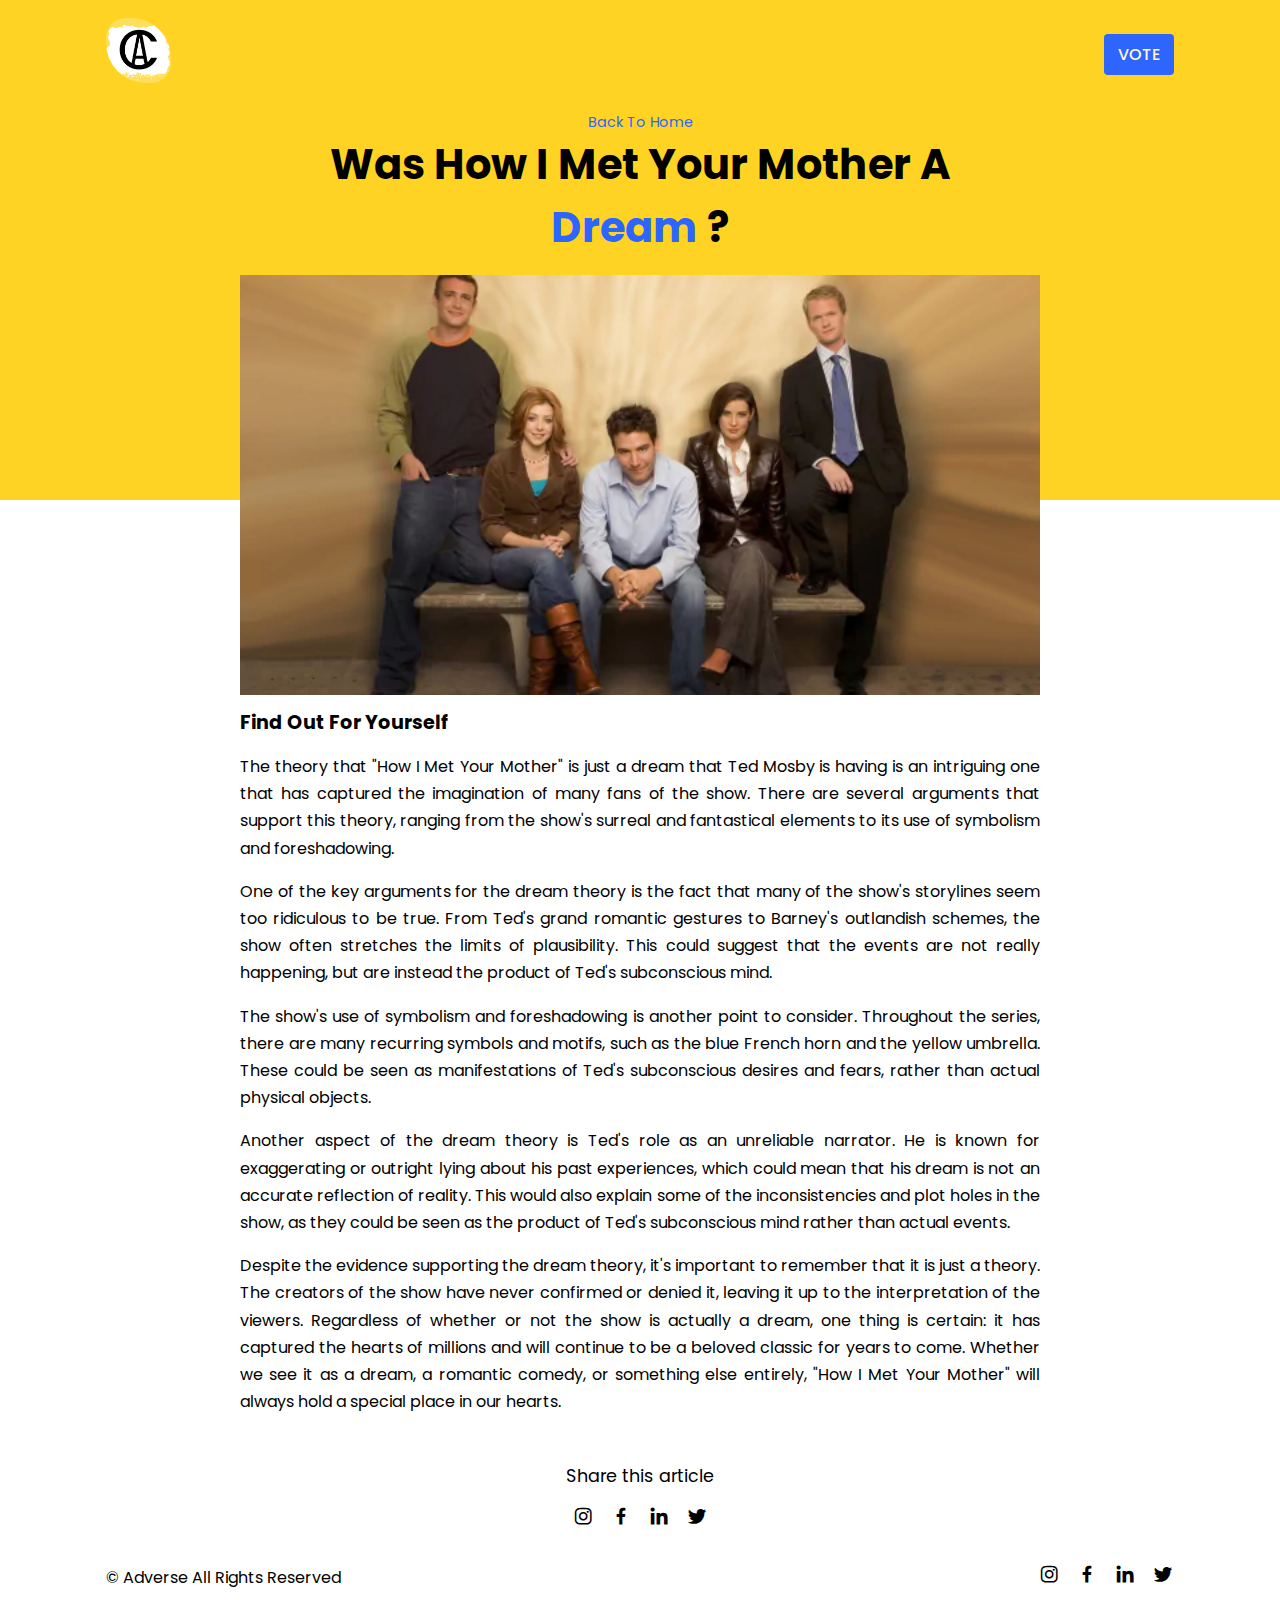
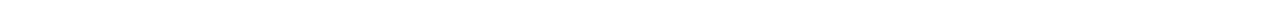
<file: post-page.html>
<!DOCTYPE html>
<html lang="en">
  <head>
    <meta charset="UTF-8" />
    <meta http-equiv="X-UA-Compatible" content="IE=edge" />
    <meta name="viewport" content="width=device-width, initial-scale=1.0" />
    <title> Couch Critics| Alternate Ending </title>
    <!-- link to css -->
    <link rel="stylesheet" href="css/style.css" />
    <!-- box icons -->
    <link
      href="https://unpkg.com/boxicons@2.1.4/css/boxicons.min.css"
      rel="stylesheet"
    />
    <link rel="icon" type="image/x-icon" href="img/DIARIES (12).png" />
    <!-- Google tag (gtag.js) -->
<script async src="https://www.googletagmanager.com/gtag/js?id=G-MFC2BJT9WH"></script>
<script>
  window.dataLayer = window.dataLayer || [];
  function gtag(){dataLayer.push(arguments);}
  gtag('js', new Date());

  gtag('config', 'G-MFC2BJT9WH');
</script>
  </head>
  <body>
    <!-- header -->
    <header>
      <!-- Nav -->
      <div class="nav container">
        <!-- logo -->
        <a href="index.html" class="logo"
          ><img src="img/DIARIES (12).png" alt="" srcset=""
        /></a>
        <!-- login btn -->
        <a href="https://forms.gle/uiav29G5WgJN9iLm6" class="login">VOTE</a>
      </div>
    </header>
    <!-- post content-->
    <section class="post-header">
      <div class="header-content post-container">
        <!-- back to home -->
        <a href="index.html" class="back-home">Back To Home</a>
        <!-- title -->
        <h1 class="header-title">Was How I Met Your Mother A <span>Dream</span> ?</h1>
        <!-- post image -->
        <img
          class="header-img"
          src="img/thumbbig-485316.webp"
          alt=""
        />
      </div>
    </section>

    <!-- post -->
    <section class="post-content post-container">
      <h2 class="sub-heading">Find Out For Yourself</h2>
      <p class="post-text">
        The theory that "How I Met Your Mother" is just a dream that Ted Mosby is having is an intriguing one that has captured the imagination of many fans of the show. There are several arguments that support this theory, ranging from the show's surreal and fantastical elements to its use of symbolism and foreshadowing.
      </p>
      <p class="post-text">
        One of the key arguments for the dream theory is the fact that many of the show's storylines seem too ridiculous to be true. From Ted's grand romantic gestures to Barney's outlandish schemes, the show often stretches the limits of plausibility. This could suggest that the events are not really happening, but are instead the product of Ted's subconscious mind.
      </p>
      <p class="post-text">
        The show's use of symbolism and foreshadowing is another point to consider. Throughout the series, there are many recurring symbols and motifs, such as the blue French horn and the yellow umbrella. These could be seen as manifestations of Ted's subconscious desires and fears, rather than actual physical objects.
      </p>
      <p class="post-text">
        Another aspect of the dream theory is Ted's role as an unreliable narrator. He is known for exaggerating or outright lying about his past experiences, which could mean that his dream is not an accurate reflection of reality. This would also explain some of the inconsistencies and plot holes in the show, as they could be seen as the product of Ted's subconscious mind rather than actual events.
      </p>

      <p class="post-text">
        Despite the evidence supporting the dream theory, it's important to remember that it is just a theory. The creators of the show have never confirmed or denied it, leaving it up to the interpretation of the viewers. Regardless of whether or not the show is actually a dream, one thing is certain: it has captured the hearts of millions and will continue to be a beloved classic for years to come. Whether we see it as a dream, a romantic comedy, or something else entirely, "How I Met Your Mother" will always hold a special place in our hearts.
      </p>
      <p class="post-text">
       
      </p>
    </section>
    <!-- share -->
    <div class="share post-container">
      <span class="share-title">Share this article</span>
      <div class="social">
        <a href="#"><i class="bx bxl-instagram"></i></a>
        <a href="#"><i class="bx bxl-facebook"></i></a>
        <a href="#"><i class="bx bxl-linkedin"></i></a>
        <a href="#"><i class="bx bxl-twitter"></i></a>
      </div>
    </div>
    <!-- footer -->
    <div class="footer container">
      <p>&#169; Adverse All Rights Reserved</p>
      <div class="social">
        <a href="#"><i class="bx bxl-instagram"></i></a>
        <a href="#"><i class="bx bxl-facebook"></i></a>
        <a href="#"><i class="bx bxl-linkedin"></i></a>
        <a href="#"><i class="bx bxl-twitter"></i></a>
      </div>
    </div>
    <!-- jquery -->
    <script
      src="https://code.jquery.com/jquery-3.6.4.js"
      integrity="sha256-a9jBBRygX1Bh5lt8GZjXDzyOB+bWve9EiO7tROUtj/E="
      crossorigin="anonymous"
    ></script>
    <!-- link to js -->
    <script src="js/main.js"></script>
  </body>
</html>
</file>
<file: css/style.css>
/* google fonts */

@import url("https://fonts.googleapis.com/css2?family=Poppins:wght@400;500;600;700&display=swap");

  @import url('https://fonts.googleapis.com/css2?family=Sigmar&display=swap');
  
  @import url('https://fonts.googleapis.com/css2?family=Shadows+Into+Light&family=Sigmar&display=swap');

* {
  font-family: "Poppins", sans-serif;
  margin: 0;
  padding: 0;
  scroll-behavior: smooth;
  scroll-padding-top: 2rem;
  box-sizing: border-box;
}
/* variables */
:root {
  --container-color:#ffd323 ;
  --second-color: #2e65fd;
  --text-color: #000;
  --bg-color: #FFF8DE;
}
::selection {
  color: var(--bg-color);
  background-color: var(--second-color);
}
a {
  text-decoration: none;
}
li {
  list-style: none;
}
img {
  width: 100%;
}
section {
  padding: 3rem 0 2rem;
}


.container {
  max-width: 1068px;
  margin: auto;
  width: 100%;
}
/* header */
header {
  position: fixed;
  top: 0;
  left: 0;
  width: 100%;
  z-index: 200;
}
header.shadow {
  background: var(--bg-color);
  box-shadow: 0 1px 4px hsl(0 4% 14% / 10%);
  transition: 0.4s;
}
header .shadow .logo {
  color: var(--text-color);
}
.nav {
  display: flex;
  align-items: center;
  justify-content: space-between;
  padding: 18px 0;
 
}
.logo img {
  width: 13%;
  border-radius: 20px 40px;
  
}
.logo img:hover{
  border-radius: 20px 30px;
  transition: 0.3s;
}

.login {
  padding: 8px 14px;
  text-transform: uppercase;
  font-weight: 500;
  border-radius: 4px;
  background-color: var(--second-color);
  color: var(--bg-color);
}

.login:hover {
  background: #0132ac ;
  transition: 0.3s;
  border-radius: 15px 30px;
  transition: 0.5s;
}
/* home */
.home {
  width: 100%;
  min-height: 440px;
  background: var(--container-color);
  display: grid;
  justify-content: center;
  z-index: -1;
}
.home-text {
  color: var(--text-color);
  text-align: center;
  display: block;
}
.home-title {
  font-size: 3.5rem;
}
.home-title span {
  color: var(--second-color);
  font-family: 'Shadows Into Light', cursive;
font-weight: 600;
}
.home-subtitle {
  font-size: 1rem;
  font-weight: 400;
}
/* post filter */
.post-filter {
  display: flex;
  justify-content: center;
  align-items: center;
  column-gap: 1.5rem;
  margin-top: 2rem !important;
}

.filter-item {
  font-size: 0.9rem;
  font-weight: 500;
  cursor: pointer;
  align-items: center;
 
}
.active-filter {
  background-color: var(--second-color);
  color: var(--bg-color);
  padding: 4px 10px;
  border-radius: 4px;
}
/* posts */
.post {
  display: grid;
  grid-template-columns: repeat(auto-fit, minmax(280px, auto));
  justify-content: center;
  gap: 1.5rem;
}
.post-box {
  background-color: var(--bg-color);
  box-shadow: 0 4px 14px hsl(355deg 25% 15% / 10%);
  padding: 15px;
  border-radius: 0.5rem;
}

.post-img {
  width: 100%;
  height: 200px;
  object-position: center;
  object-fit: cover;
  border-radius: 0.5rem;
}
.post-box:hover {
  background-color: #fbe590;
  transition: 0.3s;
}
.category {
  font-size: 0.9rem;
  font-weight: 500;
  text-transform: uppercase;
  color: var(--second-color);
}
.post-title {
  font-size: 1.3rem;
  font-weight: 600;
  color: var(--text-color);
  /* to make title be in 2 lines */
  display: -webkit-box;
  -webkit-line-clamp: 2;
  -webkit-box-orient: vertical;
  overflow: hidden;
}
.post-date {
  display: flex;
  font-size: 0.875rem;
  text-transform: uppercase;
  font-weight: 400;
  margin-top: 4px;
}
.post-description {
  font-size: 0.9rem;
  line-height: 1.5rem;
  margin: 5px 0 10px;
  display: -webkit-box;
  -webkit-line-clamp: 3;
  -webkit-box-orient: vertical;
  overflow: hidden;
}
.profile {
  display: flex;
  align-items: center;
  gap: 10px;
}
.profile-img {
  width: 35px;
  height: 35px;
  object-fit: cover;
  object-position: top;
  border-radius: 50%;
  border: 2px solid var(--second-color);
}
.profile-name {
  font-size: 0.82rem;
  font-weight: 500;
}
.footer {
  display: flex;
  justify-content: space-between;
  align-items: center;
  padding: 30px 0;
}
.footer p {
  font-size: 0.938;
}

.social {
  display: flex;
  align-items: center;
  column-gap: 1rem;
}
.social .bx {
  font-size: 1.4rem;
  color: var(--text-color);
}
.social .bx:hover {
  color: var(--second-color);
  transition: 0.3s all linear;
}
/* post content */
.post-header {
  width: 100%;
  height: 500px;
  background-color: var(--container-color);
}
.post-container {
  max-width: 800px;
  margin: auto;
  width: 100%;
}
.header-content {
  display: flex;
  flex-direction: column;
  align-items: center;
  margin-top: 4rem !important;
}
.back-home {
  color: var(--second-color);
  font-size: 0.9rem;
}
.header-title {
  width: 90%;
  font-size: 2.6rem;
  color: var(--text-color);
  text-align: center;
  margin-bottom: 1rem;
}
.header-img {
  width: 100%;
  height: 420px;
  object-fit: cover;
  object-position: center;
}
.post-content {
  margin-top: 10rem !important;
}
.sub-heading {
  font-size: 1.2rem;
}
.post-text {
  font-size: 1rem;
  line-height: 1.7rem;
  margin: 1rem 0;
  text-align: justify;
}
/* share */
.share {
  display: flex;
  flex-direction: column;
  align-items: center;
  row-gap: 1rem;
}
.share-title {
  font-size: 1.1rem;
}
/* responsive */
@media (max-width: 1060px) {
  .container {
    margin: 10 auto;
    width: 95%;
  }
  .home-text {
    width: 100%;
  }
}
@media (max-width: 800px) {
  .nav {
    padding: 14px 0;
  }
  .post-container {
    margin: 0 auto;
    width: 90%;
  }
}
@media (max-width: 768px) {
  .nav {
    padding: 10px 0;
  }
  section {
    padding: 2rem 0;
  }
  .header-content {
    margin: 3rem !important;
  }

  .home {
    min-height: 380px;
  }
  .home-title {
    font-size: 3rem;
  }
  .header-title {
    font-size: 2rem;
  }
  .header-img {
    height: 370px;
  }
  .post-header {
    height: 435px;
  }
  .post-content {
    margin-top: 9rem !important;
  }
  .filter-item{
    font-size: 0.8rem;
  }
}
@media (max-width: 570px) {
  .post-header {
    height: 390px;
  }
  .header-title {
    width: 100%;
  }
  .header-img {
    height: 290px;
  }
  .footer {
    flex-direction: column;
    row-gap: 1rem;
    padding: 20px 0;
    text-align: center;
  }
  .post-container {
    margin: 0 auto;
    width: 85%;
  
  }
  .home-subtitle {
    font-size: 0.8rem;
    font-weight: 400;
  }
}
@media (max-width: 396px) {
  .home-title {
    font-size: 2rem;
  }
  .home-subtitle {
    font-size: 0.9rem;
  }
  .post-box {
    padding: 10px;
  }
  .header-title {
    font-size: 1.4rem;
  }
  .header-img {
    height: 240px;
  }
  .post-header {
    height: 355px;
  }
  .post-content {
    margin-top: 5rem !important;
  }
  .post-text {
    font-size: 0.875;
    line-height: 1.5rem;
    margin: 10px 0;
  }
  .post-container {
    margin: 0 auto;
    width: 80%;
  }
}
/* post page header */
h1 span{
  color: var(--second-color);
}
</file>
